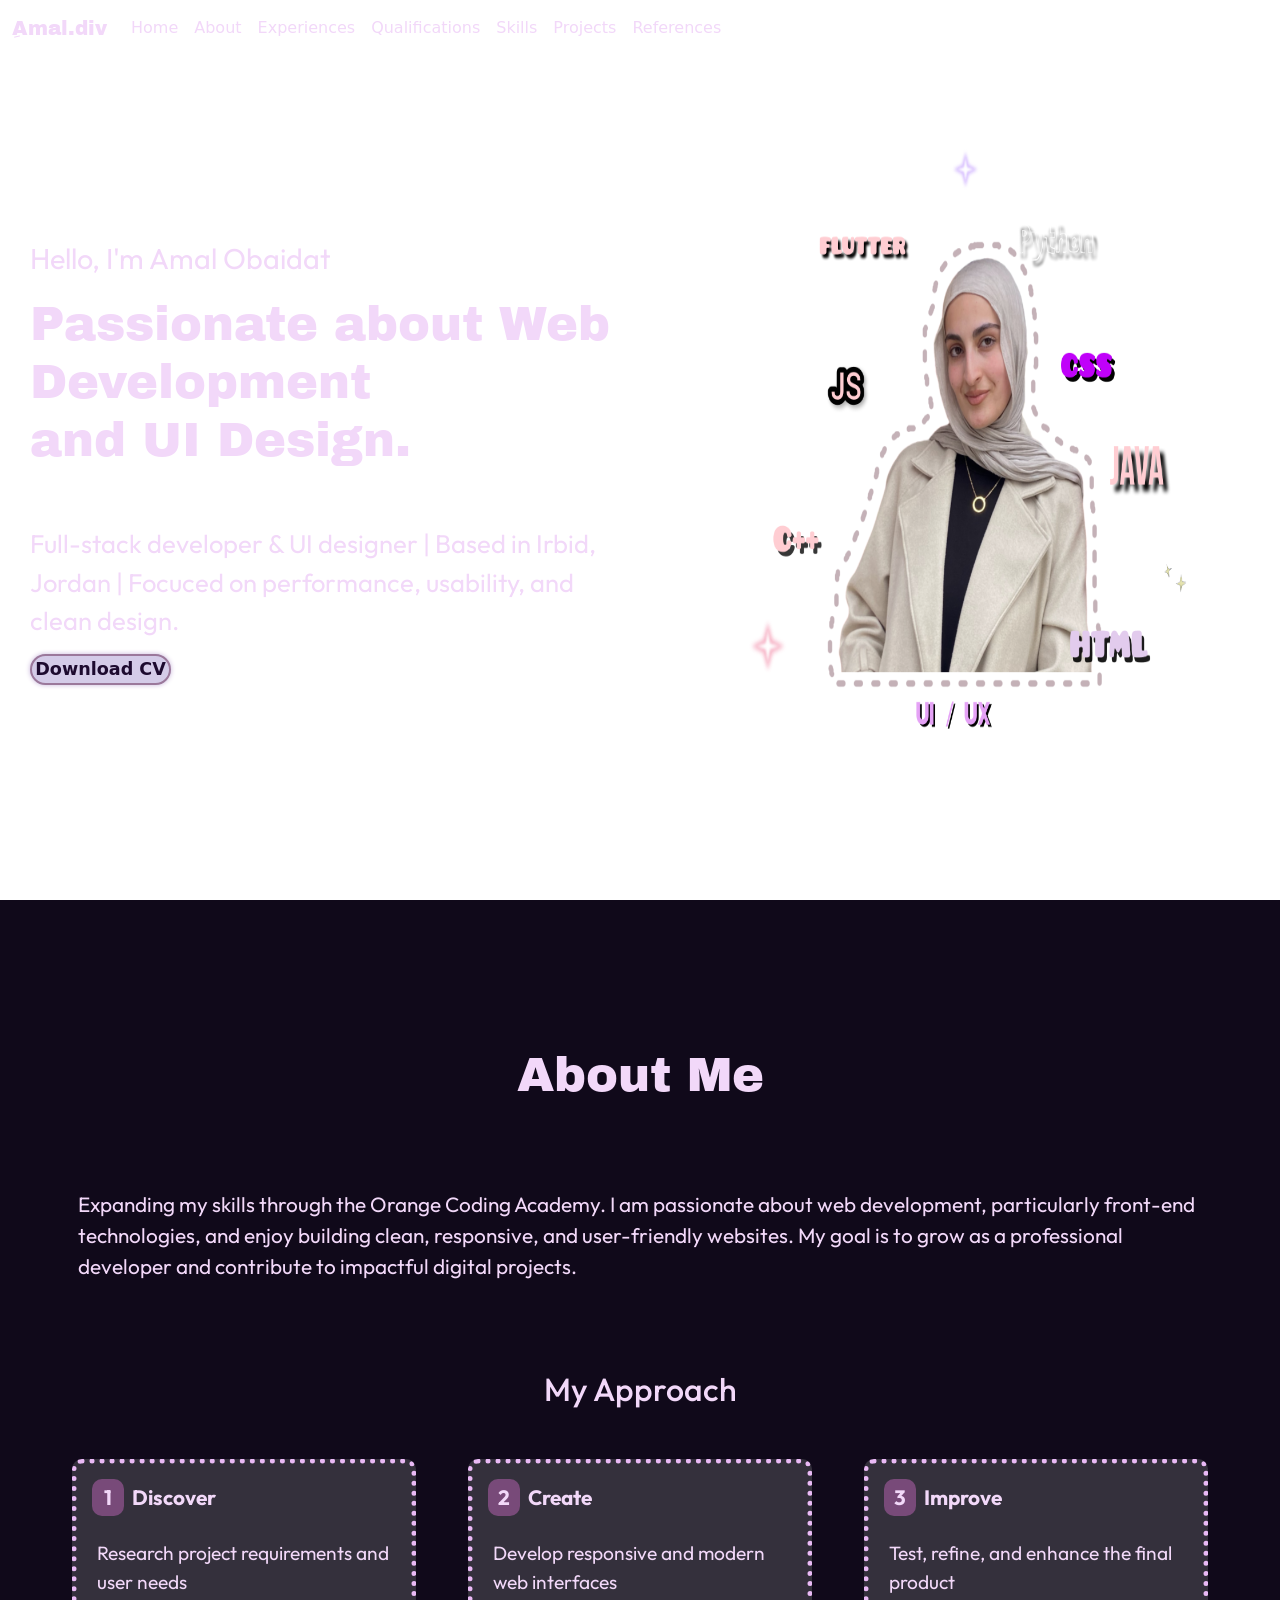
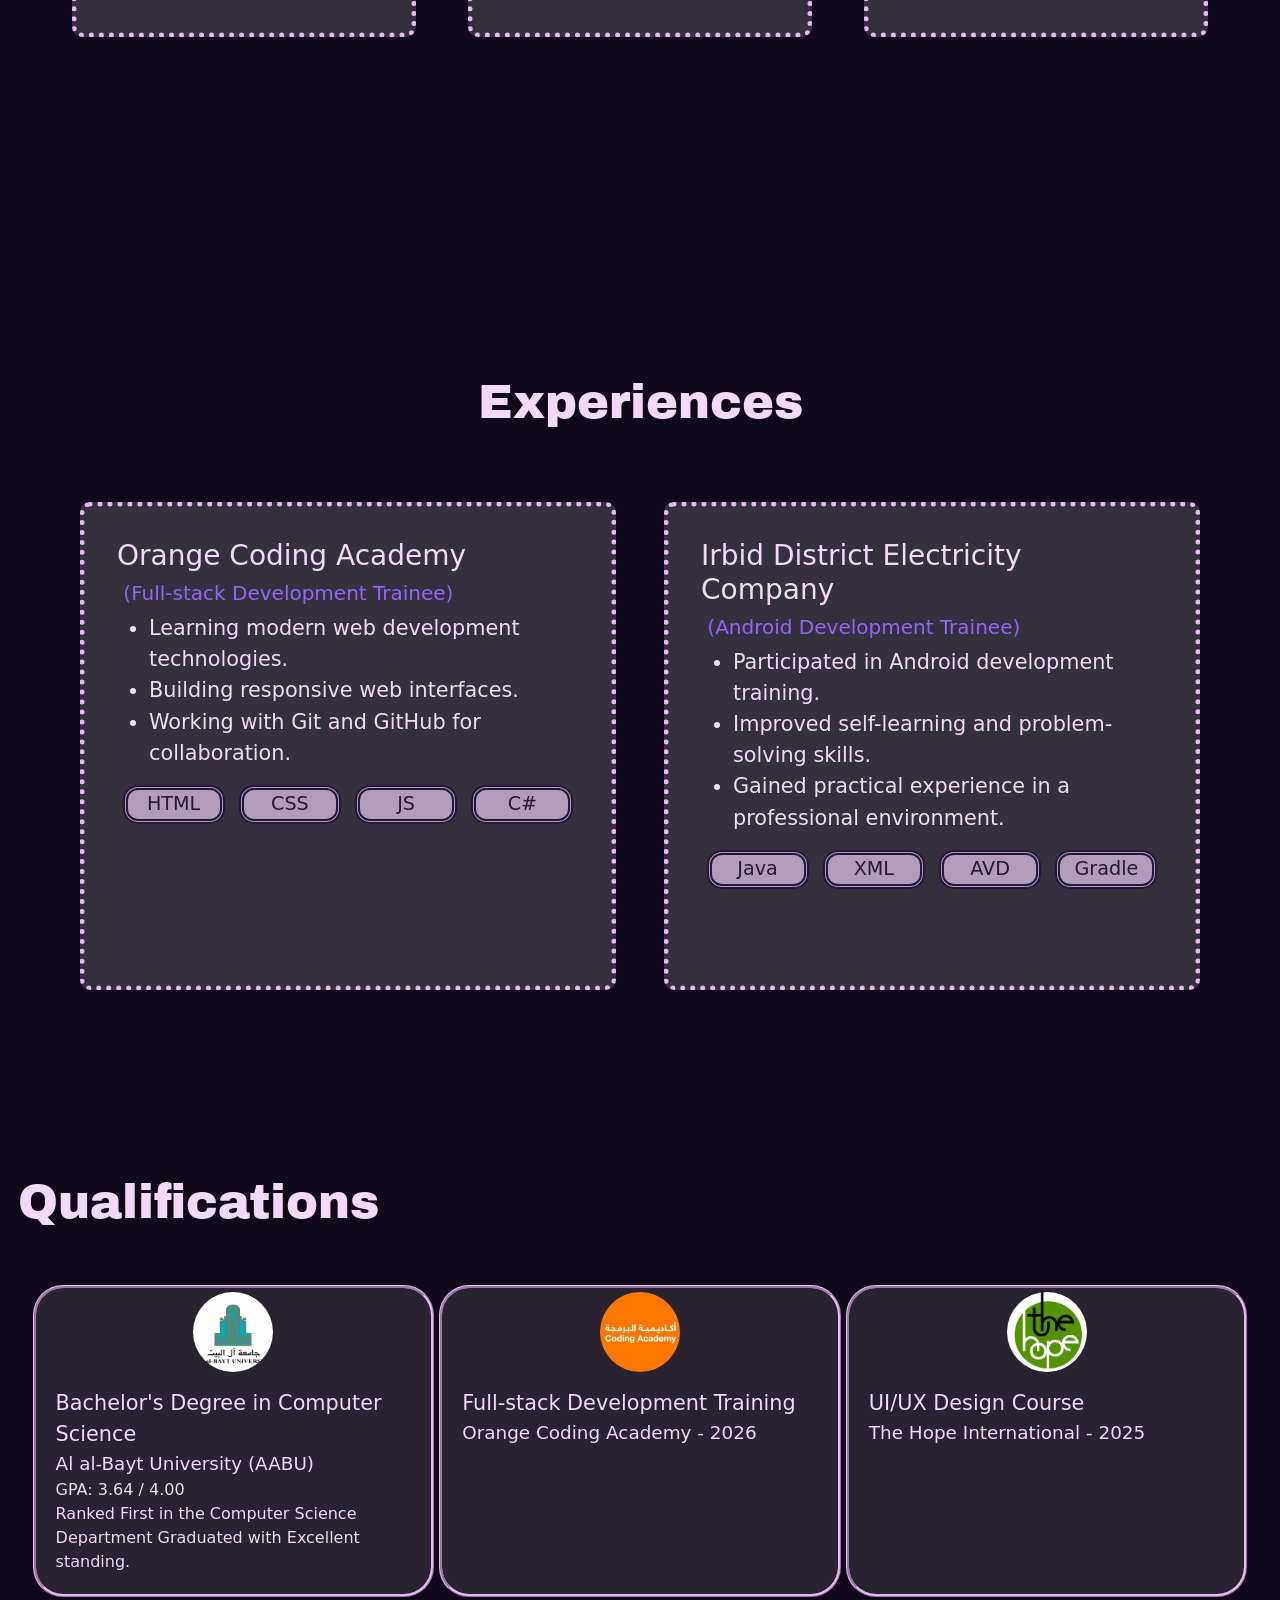
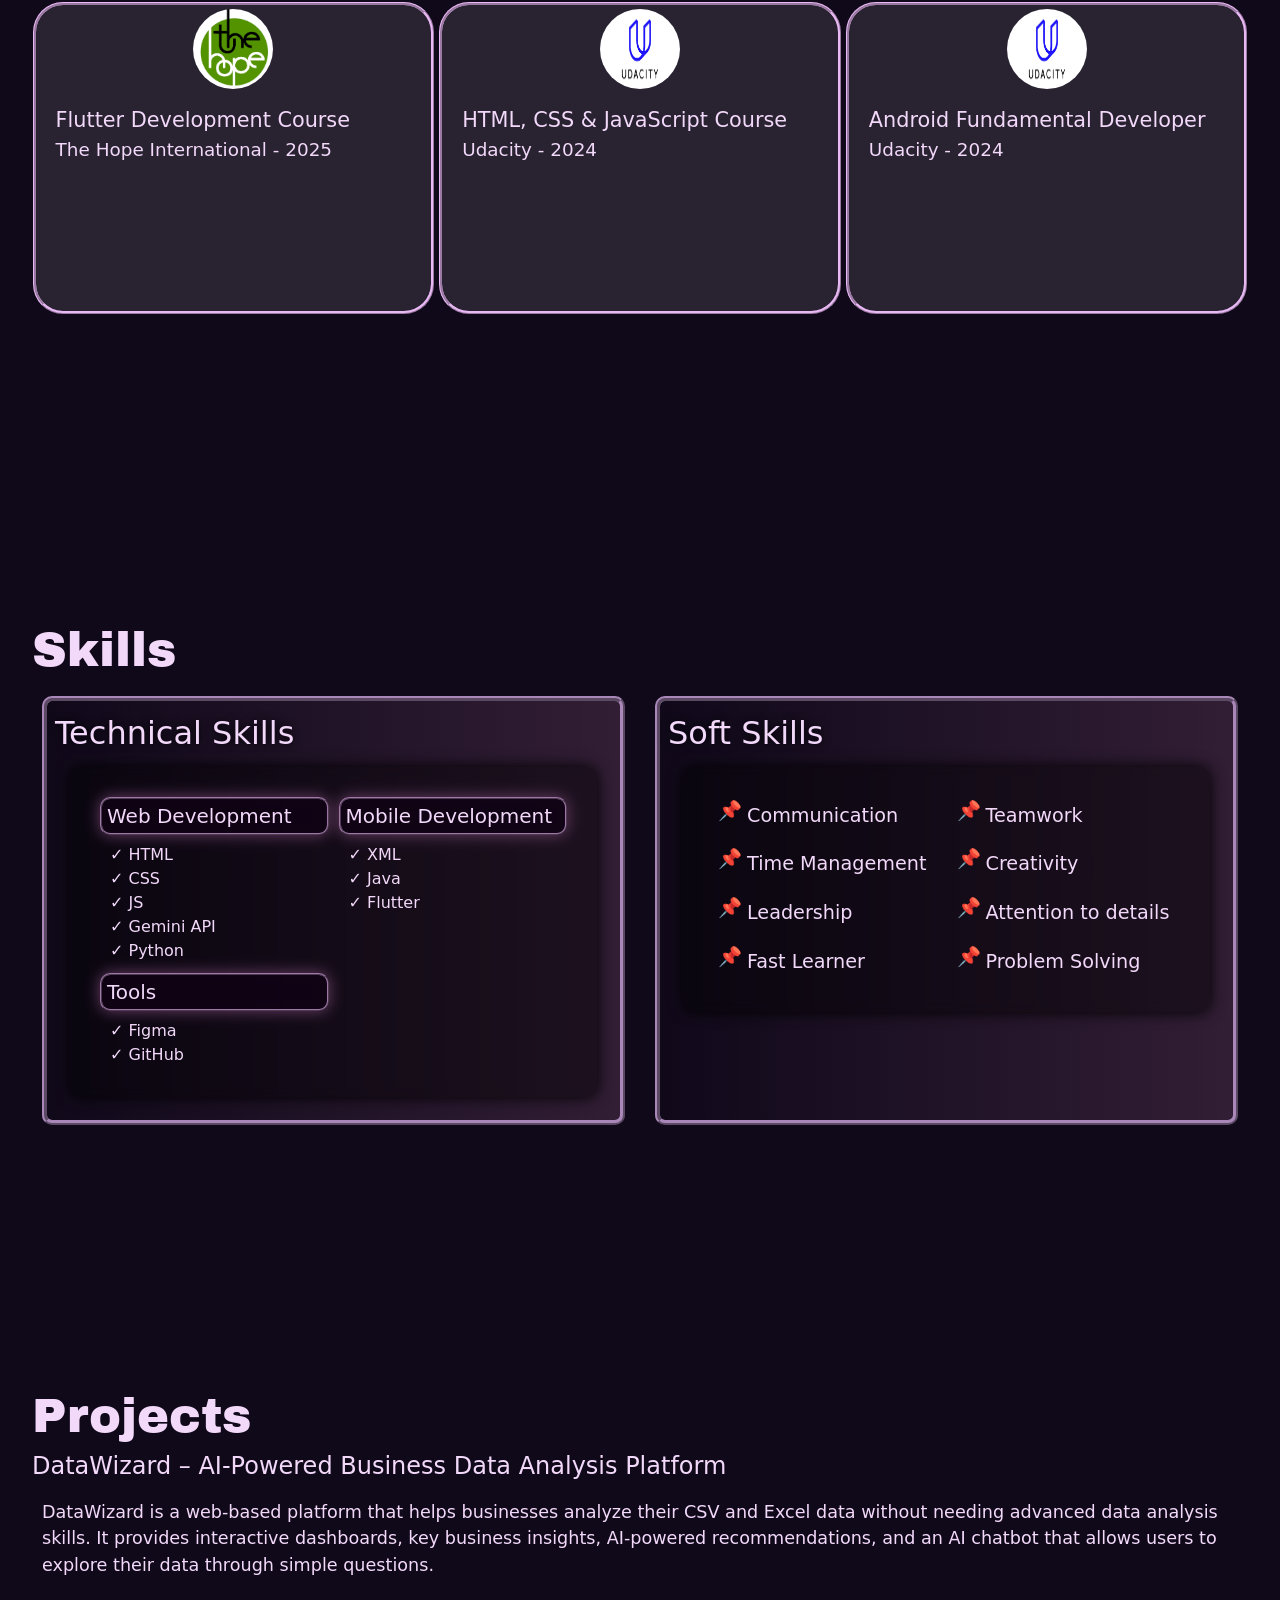
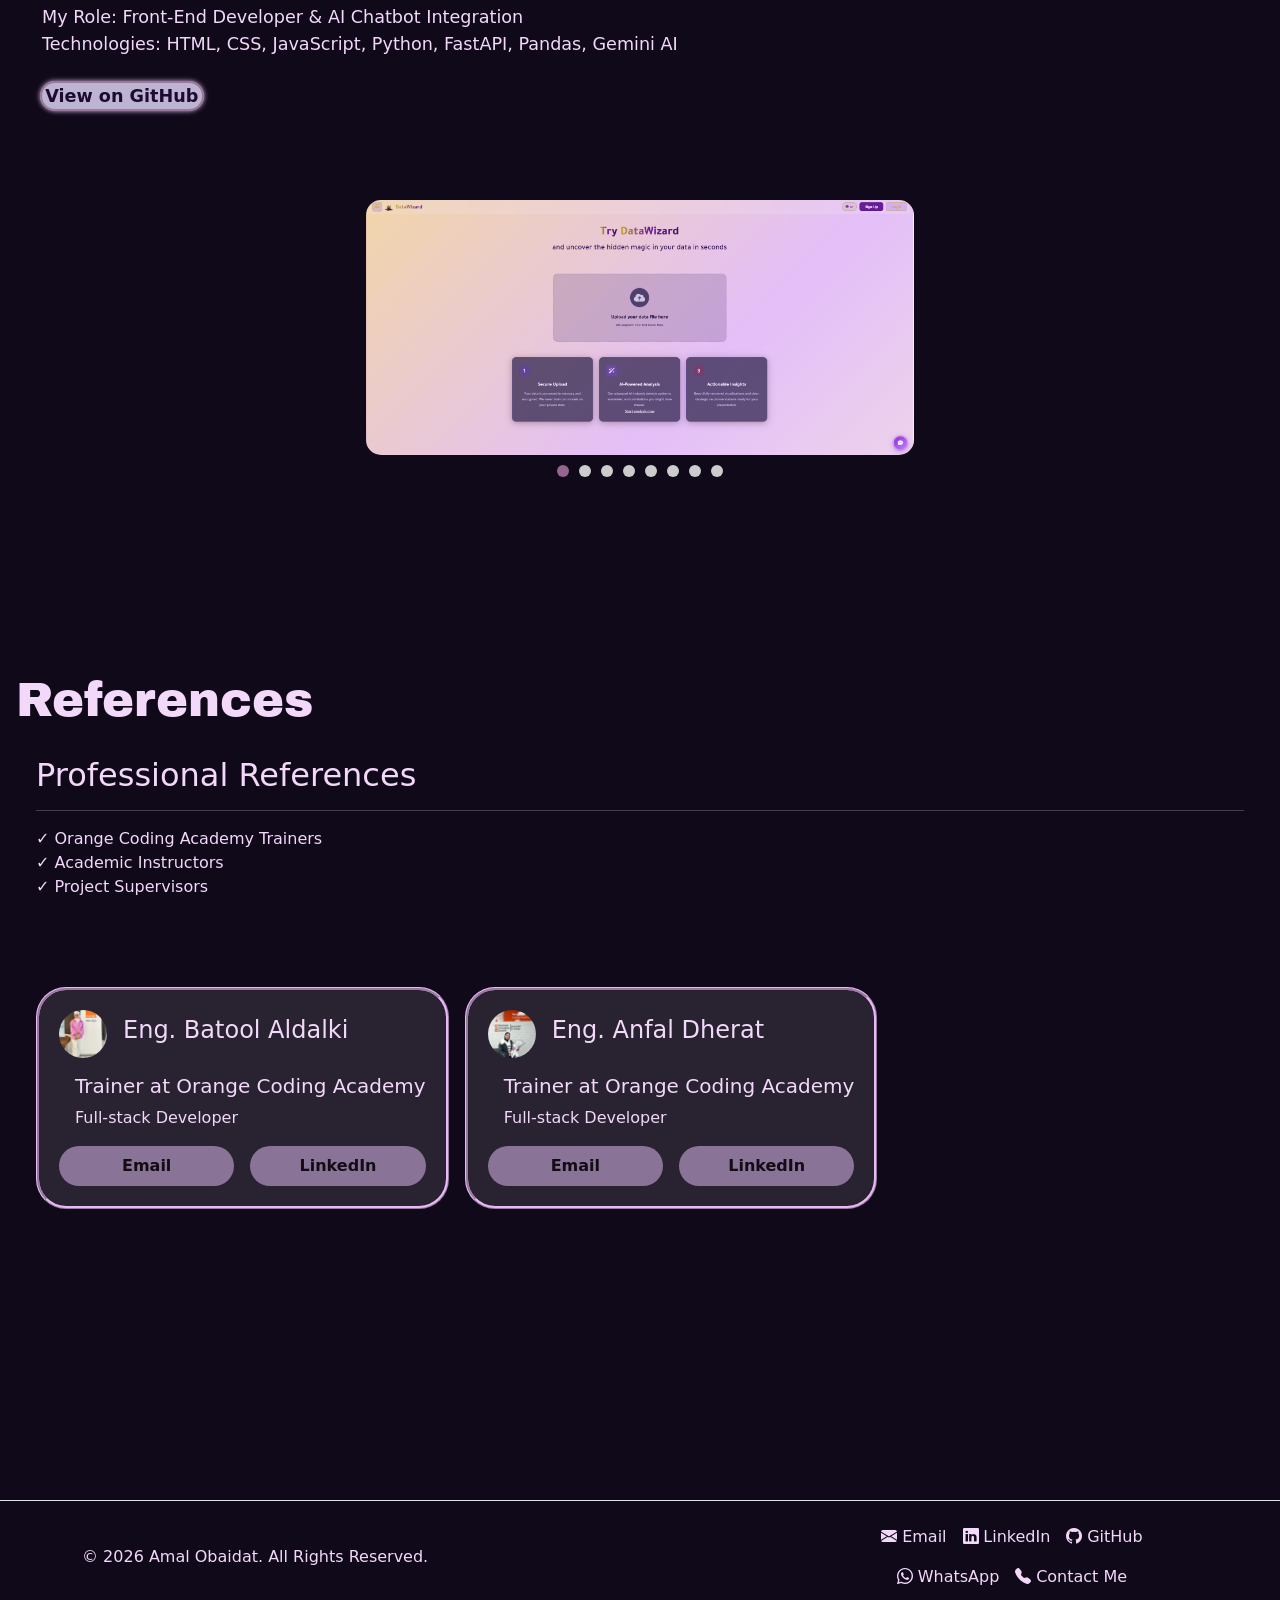
<file: home.html>
<!DOCTYPE html>
<html lang="en">

<head>
    <meta charset="UTF-8">
    <meta name="viewport" content="width=device-width, initial-scale=1.0">
    <title>Document</title>
    <link rel="stylesheet" href="home.css">
    <link rel="preconnect" href="https://fonts.googleapis.com">
    <link rel="preconnect" href="https://fonts.gstatic.com" crossorigin>
    <link href="https://fonts.googleapis.com/css2?family=Archivo+Black&display=swap" rel="stylesheet">
    <link href="https://fonts.googleapis.com/css2?family=Outfit&display=swap" rel="stylesheet">
    <link href="https://cdn.jsdelivr.net/npm/bootstrap@5.3.2/dist/css/bootstrap.min.css" rel="stylesheet">
    <link rel="stylesheet" href="https://cdn.jsdelivr.net/npm/bootstrap-icons@1.13.1/font/bootstrap-icons.min.css">

</head>

<body>
    <nav class="navbar navbar-expand-lg navbar-dark">
        <div class="container-fluid">
            <a class="navbar-brand" href="#">ِAmal.div</a>
            <button class="navbar-toggler" type="button" data-bs-toggle="collapse"
                data-bs-target="#navbarSupportedContent" aria-controls="navbarSupportedContent" aria-expanded="false"
                aria-label="Toggle navigation">
                <span class="navbar-toggler-icon"></span>
            </button>
            <div class="collapse navbar-collapse" id="navbarSupportedContent">
                <ul class="navbar-nav me-auto mb-2 mb-lg-0">
                    <li class="nav-item">
                        <a class="nav-link active" aria-current="page" href="#">Home</a>
                    </li>
                    <li class="nav-item">
                        <a class="nav-link active" href="#aboutSec">About</a>
                    </li>
                    <li class="nav-item ">
                        <a class="nav-link active" href="#experSec">Experiences</a>
                    </li>
                    <li class="nav-item ">
                        <a class="nav-link active" href="#qualiSec">Qualifications</a>
                    </li>
                    <li class="nav-item ">
                        <a class="nav-link active" href="#skillsSec">Skills</a>
                    </li>
                    <li class="nav-item">
                        <a class="nav-link active" href="#projSec">Projects</a>
                    </li>
                    <li class="nav-item">
                        <a class="nav-link active" href="#refSec">References</a>
                    </li>
                </ul>
            </div>
        </div>
    </nav>
    <section class="hero">
        <div class="mainHero">

            <div class="grid2">
                <div class="name outfit">
                    <p>Hello, I'm Amal Obaidat</p>
                </div>
                <div class="archivo-black-regular textSize">
                    <h3>Passionate about Web Development<br> and UI Design.</h3>
                </div>
                <br><br>
                <div class="disc outfit">
                    <p>Full-stack developer & UI designer | Based in Irbid, Jordan | Focuced
                        on performance, usability, and clean design.</p>
                </div>
                <div>
                    <a href="https://www.luminpdf.com/app/pdf/viewer/amal-obaidat-cv-6aa85204b382216ed9aecb47?credentials-id=407cf5a4-6e27-4ffc-93f7-f5c32517cfba&authStatus=sign_up&can-join-workspace=false&from=drive"
                        id="cvBut" target="_blank">Download CV</a>
                </div>
            </div>
            <div class="img"><img src="images/amalPic2.png"></div>
        </div>
    </section>


    <section class="about outfit" id="aboutSec">
        <div class="archivo-black-regular title"> About Me</div>
        <div class="content">
            <div class="mainText">
                <p>Expanding my skills through the Orange Coding Academy. I am passionate about web development,
                    particularly
                    front-end technologies, and enjoy building clean, responsive, and user-friendly websites. My goal is
                    to grow
                    as a professional developer and contribute to impactful digital projects.
                </p>

            </div>
            <br>
            <div class="cardContainer">
                <h2 class="headText">My Approach</h2>
                <div class="cards">
                    <div class="card1">
                        <div class="cardContent">
                            <div class="top">
                                <div class="num1">1</div>
                                <div class="sub">
                                    <p>Discover</p>
                                </div>
                            </div>

                            <div>
                                <p class="text">Research project requirements and user needs</p>
                            </div>
                        </div>
                    </div>
                    <div class="card2">
                        <div class="cardContent">
                            <div class="top">
                                <div class="num2">2</div>
                                <div class="sub">
                                    <p>Create</p>
                                </div>
                            </div>
                            <div>
                                <p class="text">Develop responsive and modern web interfaces</p>
                            </div>
                        </div>
                    </div>
                    <div class="card3">

                        <div class="cardContent">
                            <div class="top">
                                <div class="num3">3</div>
                                <div class="sub">
                                    <p>Improve</p>
                                </div>
                            </div>

                            <div>
                                <p class="text">Test, refine, and enhance the final product</p>
                            </div>
                        </div>
                    </div>
                </div>
            </div>

        </div>

    </section>
    <section class="experiences" id="experSec">

        <div class="sec1">
            <div class="archivo-black-regular Etitle"> Experiences</div>
            <div class="EContent">
                <div class="contentCards">
                    <div class="expCards">
                        <h3 class="head3">Orange Coding Academy</h3>
                        <h5 class="discHeading">&nbsp;(Full-stack Development Trainee)</h5>
                        <ul class="list">
                            <li>Learning modern web development technologies.</li>
                            <li>Building responsive web interfaces.</li>
                            <li>Working with Git and GitHub for collaboration.</li>
                        </ul>
                        <div class="using">
                            <div class="items">HTML</div>
                            <div class="items">CSS</div>
                            <div class="items"> JS</div>
                            <div class="items">C#</div>
                        </div>
                    </div>
                    <div class="expCards">
                        <h3 class="head3">Irbid District Electricity Company</h3>
                        <h5 class="discHeading">&nbsp;(Android Development Trainee)</h5>
                        <ul class="list">
                            <li>Participated in Android development training.</li>
                            <li>Improved self-learning and problem-solving skills.</li>
                            <li>Gained practical experience in a professional environment.</li>
                        </ul>
                        <div class="using">
                            <div class="items">Java</div>
                            <div class="items">XML</div>
                            <div class="items">AVD</div>
                            <div class="items">Gradle</div>
                        </div>
                    </div>
                </div>

            </div>
        </div>

    </section>
    <section class="qualifications" id="qualiSec">
        <div class="archivo-black-regular title"> Qualifications</div>
        <div class="quali">
            <div class="qualiCards">
                <div class="icon"><img src="images/AABU.png" alt="AABU"></div>
                <div class="qualiName">Bachelor's Degree in Computer Science</div>
                <div class="from">Al al-Bayt University (AABU)</div>
                <div class="moreDetails">GPA: 3.64 / 4.00 <br>
                    Ranked First in the Computer Science Department
                    Graduated with Excellent standing.</div>
            </div>
            <div class="qualiCards">
                <div class="icon"><img src="images/orange.jpg" alt="orange"></div>
                <div class="qualiName">Full-stack Development Training</div>
                <div class="from">Orange Coding Academy - 2026</div>
            </div>
            <div class="qualiCards">
                <div class="icon">
                    <div><img src="images/the hope.png" alt="the hope"></div>
                </div>
                <div class="qualiName">UI/UX Design Course</div>
                <div class="from">The Hope International - 2025</div>
            </div>
            <div class="qualiCards">
                <div class="icon"><img src="images/the hope.png" alt="the hope"></div>
                <div class="qualiName">Flutter Development Course</div>
                <div class="from">The Hope International - 2025</div>
            </div>
            <div class="qualiCards">
                <div class="icon"><img src="images/udacity.png" alt="udacity"></div>
                <div class="qualiName">HTML, CSS & JavaScript Course</div>
                <div class="from">Udacity - 2024</div>
            </div>
            <div class="qualiCards">
                <div class="icon"><img src="images/udacity.png" alt="udacity"></div>
                <div class="qualiName">Android Fundamental Developer</div>
                <div class="from">Udacity - 2024</div>
            </div>
        </div>
    </section>
    <section class="skills " id="skillsSec">
        <div class="archivo-black-regular title"> Skills</div>
        <div class="skillsContainer">
            <div class="techSection">
                <div class="skillTitle">Technical Skills</div>
                <div class="techSkill">
                    <div class="techList">
                        <h5 class="head5 back">Web Development</h5>
                        <div class="langs">✓ HTML</div>
                        <div class="langs">✓ CSS</div>
                        <div class="langs">✓ JS</div>
                        <div class="langs">✓ Gemini API</div>
                        <div class="langs">✓ Python</div>
                    </div>
                    
                    <div class="techList">
                        <h5 class="head5 back">Mobile Development</h5>
                        <div class="langs">✓ XML</div>
                        <div class="langs">✓ Java</div>
                        <div class="langs">✓ Flutter</div>
                    </div>
                    
                     <div class="techList">
                        <h5 class="head5 back">Tools</h5>
                        <div class="langs">✓ Figma</div>
                        <div class="langs">✓ GitHub</div>
                    </div>

                    
                    
                </div>
            </div>
            <div class="softSection">
                <div class="skillTitle">Soft Skills</div>
                <div class="softSkill">
                    <div class="soft">Communication</div>
                    <div class="soft">Teamwork</div>
                    <div class="soft">Time Management</div>
                    <div class="soft">Creativity</div>
                    <div class="soft">Leadership</div>
                    <div class="soft">Attention to details</div>
                    <div class="soft">Fast Learner</div>
                    <div class="soft">Problem Solving</div>
                </div>
            </div>
        </div>
    </section>
    <section class="projects" id="projSec">
        <div class="archivo-black-regular title"> Projects</div>

        <div class="proName">
            <h4 class="head4">DataWizard – AI-Powered Business Data Analysis Platform </h4>
            <div>
                <p>DataWizard is a web-based platform that helps businesses analyze their CSV and Excel data without
                    needing
                    advanced data analysis skills. It provides interactive dashboards, key business insights, AI-powered
                    recommendations, and an AI chatbot that allows users to explore their data through simple
                    questions.<br><br>

                    My Role: Front-End Developer & AI Chatbot Integration<br>
                    Technologies: HTML, CSS, JavaScript, Python, FastAPI, Pandas, Gemini AI</p>
                    <a href="https://github.com/amal-Obaidat55" class="gitBtn">View on GitHub</a>
            </div>
        </div>
        <div class="proCont">
            <input type="radio" name="imgs" id="img1" checked>
            <input type="radio" name="imgs" id="img2">
            <input type="radio" name="imgs" id="img3">
            <input type="radio" name="imgs" id="img4">
            <input type="radio" name="imgs" id="img5">
            <input type="radio" name="imgs" id="img6">
            <input type="radio" name="imgs" id="img7">
            <input type="radio" name="imgs" id="img8">

            <div class="proImgs">
                <div class="imgs slide1"><img src="images/home.png" alt="proPic"></div>
                <div class="imgs slide2"><img src="images/basic1.png" alt="proPic"></div>
                <div class="imgs slide3"><img src="images/basic2.png" alt="proPic"></div>
                <div class="imgs slide4"><img src="images/ai1.png" alt="proPic"></div>
                <div class="imgs slide5"><img src="images/dash.png" alt="proPic"></div>
                <div class="imgs slide6"><img src="images/insight1.png" alt="proPic"></div>
                <div class="imgs slide7"><img src="images/chat.png" alt="proPic"></div>
                <div class="imgs slide8"><img src="images/history.png" alt="proPic"></div>
            </div>
            <div class="dots">
                <label for="img1"></label>
                <label for="img2"></label>
                <label for="img3"></label>
                <label for="img4"></label>
                <label for="img5"></label>
                <label for="img6"></label>
                <label for="img7"></label>
                <label for="img8"></label>
            </div>
        </div>

    </section>
    <section class="references" id="refSec">
        <div class="archivo-black-regular title"> References</div>
        <div class="refContent">
            <h2 class="head2">Professional References</h2>
            <hr>
            <div class="refPiont">
                <p>
                    ✓ Orange Coding Academy Trainers<br>
                    ✓ Academic Instructors<br>
                    ✓ Project Supervisors<br>
                </p>
                <br><br><br>
                <div class="refCards">
                    <div class="RCard1">
                        <div class="nameImg">
                            <img src="images/batoolCoach.jpg">
                            <h4 class="head4">
                                Eng. Batool Aldalki
                            </h4>

                        </div>
                        <h5 class="head5 refHead">Trainer at Orange Coding Academy</h5>
                        <p>Full-stack Developer</p>
                        <div class="RContact">
                            <a href="mailto:gt.batool.aldalki@orange.com">Email</a>
                            <a href="https://www.linkedin.com/in/batool-walid-b33894228/">LinkedIn</a>
                        </div>

                    </div>
                    <div class="RCard2">
                        <div class="nameImg">
                            <img src="images/anfalCoach.jpg">
                            <h4 class="head4">
                                Eng. Anfal Dherat
                            </h4>

                        </div>

                        <h5 class="head5 refHead">Trainer at Orange Coding Academy</h5>
                        <p>Full-stack Developer</p>
                        <div class="RContact">
                            <a href="mailto:gt.anfal.daharat@orange.com">Email</a>
                            <a href="https://www.linkedin.com/in/anfal-dherat/">LinkedIn</a>

                        </div>
                    </div>
                </div>

            </div>
    </section>
    <footer class="py-3  border-top">
        <div class="container d-flex flex-wrap justify-content-between align-items-center">
            <p class="col-md-4 mb-0 ">&copy; 2026 Amal Obaidat. All Rights Reserved.</p>

            <ul class="nav col-md-4 justify-content-center">
                <li class="nav-item">
                    <a href="mailto:amalobaidat065@gmail.com" target="_blank"
                        class="nav-link px-2 "><i class="bi bi-envelope-fill"></i>Email</a></li>
                <li class="nav-item"><a href="https://www.linkedin.com/in/amal-obaidat-153306365" target="_blank"
                        class="nav-link px-2 "><i class="bi bi-linkedin"></i>LinkedIn</a></li>
                <li class="nav-item"><a href="https://github.com/amal-Obaidat55" target="_blank"
                        class="nav-link px-2 "><i class="bi bi-github"></i>GitHub</a></li>
                <li class="nav-item"><a href="https://wa.me/962775417421" target="_blank"
                        class="nav-link px-2 "><i class="bi bi-whatsapp"></i>WhatsApp </a></li>
                <li class="nav-item"><a href="tel:+962775417421" target="_blank" class="nav-link px-2 "><i class="bi bi-telephone-fill"></i>Contact Me </a>
                </li>
            </ul>
        </div>
    </footer>
    <script src="https://cdn.jsdelivr.net/npm/bootstrap@5.3.2/dist/js/bootstrap.bundle.min.js"></script>
</body>

</html>
</file>
<file: home.css>
* {
    color: rgb(242, 216, 249);

}

body {
    margin: 0;
    padding: 0;
}

.navbar {
    background: rgba(255, 255, 255, 0.1);
    backdrop-filter: blur(5px);
    position: fixed !important;
    width: 100%;
    top: 0;
    z-index: 1000;
}

.navbar .nav-link.active {
    color: rgb(242, 216, 249) !important;

}

.navbar-brand {
    color: rgb(242, 216, 249) !important;
    font-family: "Archivo Black", sans-serif;
    font-weight: 200;
    font-style: normal;
}

.hero,
.about,
.experiences,
.qualifications,
.skills,
.projects,
.references {
    width: 100%;
    height: 100%;
}

.mainHero {
    position: relative;
    background-repeat: no-repeat;
    background-size: cover;
    padding: 10px;
    height: 100dvh;
    overflow: hidden;
    display: flex;
    z-index: 2;
}
.backVideo{
    position: absolute;
    width: 100%;
    height: 100%;
    z-index: -2000;
    object-fit: cover;
}
.over{
    position: absolute;
    background: rgba(0, 0, 0, 0.85);
    inset: 0;
    z-index: -1;
}
.grid2 {
    padding: 20px;
    flex: 1;
    height: 100dvh;
    display: flex;
    flex-direction: column;
    justify-content: center;
}

.archivo-black-regular {
    font-family: "Archivo Black", sans-serif;
    font-weight: 400;
    font-style: normal;
}

.textSize h3 {
    font-size: 3rem;
}

.outfit {
    font-family: "Outfit", sans-serif;
    font-optical-sizing: auto;
    font-weight: 400;
    font-style: normal;
}

.name {
    font-size: 1.8rem;
}

.disc {
    font-size: 1.6rem;
}

#cvBut {
    color: rgb(29, 10, 47);
    font-size: 1.1rem;
    text-decoration: none;
    border-radius: 25px;
    background-color: rgb(208, 198, 230, 0.9);
    margin-top: 3rem;
    border: 2px solid rgb(155, 120, 155);
    box-shadow: 0 0 5px rgb(200, 181, 219);
    width: 25%;
    height: 50%;
    padding: 0.2rem;
    font-weight: bold;
}

#cvBut:hover {
    color: rgb(242, 216, 249);
    background-color: rgb(208, 198, 230, 0.3);
    transition: 0.5s ease;
    transform: scale(1.3);
    padding: 0.5rem;
    border: 2px none plum;
    box-shadow: 0 0 8px rgb(155, 120, 155);
    font-weight: bold;
}

.img {
    flex: 1;
    display: flex;
    align-items: center;
    justify-content: center;

}

.img img {
    margin: 50px 20px 20px;
    width: 90%;
    height: 90%;
}

@media (max-width:480px) {
    .mainHero {
        padding: 3px;
        min-height: 100dvh;
        height: 100dvh;
        flex-direction: column-reverse;
        text-align: center;
    }

    .grid2 {
        padding: 5px;
        height: 50%;
        align-items: center;
    }

    .textSize h3 {
        font-size: 1rem;
    }

    .name {
        font-size: 0.8rem;
    }

    .disc {
        font-size: 0.8rem;
    }

    .img img {
        width: 60%;
        height: auto;
        margin-top: 80px;
    }

    #cvBut {
        width: fit-content;
        margin-top: 1rem;
        font-size: 0.7rem;
        padding: 2px 4px;
        height: auto;
    }


}

@media (min-width:481px) and (max-width:768px) {
    .mainHero {
        padding: 13px;
        min-height: 100dvh;
        height: 100dvh;
        flex-direction: column-reverse;
        text-align: center;
    }

    .grid2 {
        padding: 5px;
        height: 50%;
        align-items: center;
    }

    .textSize h3 {
        font-size: 1.5rem;
    }

    .name {
        font-size: 1.3rem;
    }

    .disc {
        font-size: 1.1rem;
    }

    .img img {
        width: 50%;
        height: auto;
        padding-top: 20px;
    }

    #cvBut {
        width: fit-content;
        margin-top: 2rem;
        padding: 4px 8px;
        height: auto;
    }
}


@media (min-width:769px) and (max-width:1279px) {
    .name{
        font-size: 1.6rem;
    }
       
    .textSize h3{
        font-size: 2rem;
    }
    .outfit{
        font-size: 1.5rem;
    }

    .img img{
        width: 90%;
        height: 70%;
    }
    
}


@media (min-width:1280px) {}

.about {
    background-image: url(images/back1.png);
    background-size: cover;
    height: 100dvh;
    display: flex;
    flex-direction: column;
    justify-content: center;
    align-items: center;
}

.title {
    margin-top: 3rem;
    font-size: 3rem;
}

.content {
    padding: 30px;
    display: flex;
    flex-direction: column;
    justify-content: center;
    align-items: center;
}

.mainText {
    margin: 3rem;
    font-size: 1.3rem;
}

.cardContainer {
    display: flex;
    flex-direction: column;
    justify-content: center;
    align-items: center;
}

.cards {
    display: flex;
    gap: 2rem;
    margin: 2rem;
}

.card1,
.card2,
.card3 {
    flex: 1;
    background-color: rgb(137, 139, 141, 0.3);
    margin: 10px;
    padding: 10px;
    border-radius: 10px;
    display: flex;
    flex-direction: column;
    border: 5px dotted rgb(233, 185, 245);
}

.card1:hover,
.card2:hover,
.card3:hover {
    transition: 0.5s ease;
    transform: scale(1.1);
}

.top {
    display: flex;
    gap: 3px;
    font-weight: bold;
    font-size: 1.3rem;
}

.sub {
    margin-top: 0.5rem;
}

.text {
    padding: 10px;
    font-size: 1.2rem;
}

.num1,
.num2,
.num3 {
    background-color: rgba(150, 86, 147, 0.7);
    height: fit-content;
    border-radius: 10px;
    width: 2rem;
    padding: 3px;
    margin: 5px;
    text-align: center;
}

@media (max-width:480px) {

    .title {
        font-size: 1.3rem;
        margin-top: 3.1rem;
    }

    .content {
        padding: 5px;
    }

    .mainText {
        margin: 0.5rem;
        font-size: 0.8rem;
        text-align: center;
    }

    .cards {
        flex-direction: column;
        gap: 1px;
        margin: 2px;
    }

    .card1,
    .card2,
    .card3 {
        flex: 1;
        width: 100%;
    }

    .headText {
        font-size: 1rem;
    }

    .top {
        gap: 1px;
        font-size: 0.8rem;
    }

    .sub {
        margin-top: 0.4rem;
    }

    .text {
        padding: 2px;
        font-size: 0.8rem;
    }

    .num1,
    .num2,
    .num3 {
        width: 0.8rem;
        padding: 1px;
        margin: 3px;
    }

}

@media (min-width:481px) and (max-width:768px) {
    .title {
        margin-top: 2rem;
        font-size: 2rem;
    }

    .mainText {
        margin: 1rem;
        font-size: 1rem;
    }

    .headText {
        font-size: 1.5rem;
    }

    .cards {
        gap: 0.5rem;
        margin: 0.2rem;
    }
    .sub{
        font-size: 1rem;
    }
    .text{
        font-size: 1rem;
    }
    .card1,
    .card2,
    .card3 {
        font-size: 0.5rem;
    }

    .num1,
    .num2,
    .num3 {
        width: 2rem;
    }
}

@media (min-width:769px) and (max-width:1279px) {
    .title{
        font-size: 2rem;
        margin-top: 2rem;
    }
    .mainText{
        margin: 1rem;
        font-size: 1.3rem;
    }
    .cards{
        margin: 1rem;
        gap: 1rem;
    }
    .top{
        font-size: 1.2rem;
    }

}

@media (min-width:1280px) {}

.experiences {
    background-image: url(images/back1.png);
    background-size: cover;
    height: 100dvh;
    display: flex;
}

.sec1 {
    flex: 1;
    display: flex;
    flex-direction: column;
    padding: 3rem;
    justify-content: center;
    align-items: center;
}

.EContent {
    display: flex;
    margin-top: 2rem;
}

.Etitle {
    margin-top: 1.5rem;
    font-size: 3rem;
}

.contentCards {
    flex: 1;
    display: flex;
    flex-direction: row;
    gap: 3rem;
    margin: 2rem;
    height: 100%;
}

.expCards {
    border: 5px dotted rgb(233, 185, 245);
    background-color: rgb(137, 139, 141, 0.3);
    flex: 1;
    padding: 2rem;
    border-radius: 10px;

}

.expCards:hover {
    transition: 0.5s ease;
    transform: scale(1.1);
}

.discHeading {
    color: rgb(149, 100, 253);
}

.list {
    font-size: 1.3rem;
}

.using {
    display: grid;
    grid-template-columns: repeat(4, 1fr);
    gap: 3px;
    justify-items: center;
    align-items: center;
}

.items {
    border: 5px double rgb(36, 24, 61);
    color: rgb(36, 24, 61);
    background-color: rgba(233, 203, 241, 0.7);
    border-radius: 15px;
    width: 90%;
    text-align: center;
    font-size: 1.2rem;
}

@media (max-width:480px) {

    .experiences {
        height: 100dvh;
    }

    .sec1 {
        padding: 0.2rem;
    }

    .EContent {
        padding: 0.1rem;
        margin-top: 1rem;
    }

    .Etitle {
        font-size: 2rem;
    }

    .contentCards {
        flex-direction: column;
        gap: 0.5rem;
        margin: 0.1rem;
        height: auto;
        width: 100%;
    }

    .expCards {
        padding: 10px;
    }

    .expCards h3 {
        font-size: 1rem;
    }

    .expCards h5 {
        font-size: 0.9rem;
    }

    .list {
        font-size: 0.8rem;
    }

    .using {
        grid-template-columns: repeat(4, 1fr);
    }

    .items {
        width: 100%;
        font-size: 0.8rem;
    }


}

@media (min-width:481px) and (max-width:768px) {
    .sec1{
        padding: 1rem;
    }
    .EContent{
        margin-top: 1rem;
    }
    .Etitle{
        font-size: 2rem;
    }
    .contentCards{
        gap: 0.5rem;
        margin: 0.5rem;
    }
    .expCards{
        padding: 0.5rem;
    }
    .list{
        font-size: 1rem;
    }
    .head3{
        font-size: 1.5rem;
    }
    .discHeading{
        font-size: 1.2rem;
    }
    .items{
        font-size: 0.9rem;
    }
}

@media (min-width:769px) and (max-width:1279px) {
    .sec1{
        padding: 1rem;
    }
    .EContent{
        margin-top: 1rem;
    }
    .Etitle{
        margin-top: 1rem;
    }
    .contentCards{
        gap: 1rem;
        margin: 1rem;
    }
    .expCards{
        padding: 1.5rem;
    }
    .list{
        font-size: 1.1rem;
    }
    .items{
        font-size: 1rem;
    }
}

@media (min-width:1280px) {}

.qualifications {
    background-image: url(images/back1.png);
    background-size: cover;
    height: 100dvh;
    display: flex;
    flex-direction: column;
    padding: 1.1rem;

}

.quali {
    margin-top: 2rem;
    display: grid;
    grid-template-columns: repeat(3, 1fr);
    grid-template-rows: repeat(2, 1fr);
    padding: 15px;
    gap: 5px;
}

.qualiCards {
    border: 3px ridge rgb(233, 185, 245);
    background: rgba(255, 255, 255, 0.1);
    backdrop-filter: blur(1px);
    border-radius: 30px;
    padding: 20px;
}

.icon {
    display: flex;
    transform: translateY(-20%);
    border-radius: 50px;
    justify-content: center;
}

.icon img {
    align-items: center;
    width: 5rem;
    height: 5rem;
    border-radius: 50%;
}

.qualiName {
    font-size: 1.3rem;
}

.from {
    font-size: 1.15rem;
}

.moreDetails {
    font-size: 1rem;
}

@media (max-width:480px) {

    .qualifications {
        height: 100dvh;
        padding: 0.2rem;
    }

    .quali {
        grid-template-columns: repeat(2, 1fr);
        margin-top: 0.2rem;
    }

    .qualiCards {
        padding: 20px;
        
    }

    .icon img {
        width: 1.5rem;
        height: 1.5rem;
    }

    .qualiName {
        font-size: 0.8rem;
    }

    .from {
        font-size: 0.6rem;
    }

    .moreDetails {
        font-size: 0.5rem;
    }

}

@media (min-width:481px) and (max-width:768px) {
    .title{
        font-size: 1.5rem;
    }
    .quali{
        margin-top: 0.1rem;
    }
    .icon img{
        width: 2.5rem;
        height: 2.5rem;
    }
    .qualiName{
        font-size: 1rem;
    }
    .from{
        font-size: 0.9rem;
    }
    .moreDetails{
        font-size: 0.85rem;
    }
}

@media (min-width:769px) and (max-width:1279px) {
    .quali{
        margin-top: 1rem;
    }
    .icon img{
        width: 3rem;
        height: 3rem;
    }
    .qualiName{
        font-size: 1.18rem;
    }
    .from{
        font-size: 1.1rem;
    }
    .moreDetails{
        font-size: 0.97rem;
    }

}

@media (min-width:1280px) {
    
}

.skills {
    background-image: url(images/back1.png);
    background-size: cover;
    height: 100dvh;
    display: flex;
    flex-direction: column;
    padding: 2rem;
    justify-content: center;
    align-content: center;
}

.skillsContainer {
    display: flex;
    flex-wrap: wrap;
    gap: 30px;
    padding: 10px;
}

@keyframes gradient-animation {
    0% {
        background-position: 0% 50%;
    }

    50% {
        background-position: 100% 50%;
    }

    100% {
        background-position: 0% 50%;
    }
}

.techSection,
.softSection {
    flex: 1;
    padding: 3px;
    border: 5px ridge rgb(169, 136, 185);
    border-radius: 10px;
    background: linear-gradient(to right, #10091A, #53324f, #10091A);
    background-size: 400% 400%;
    animation: gradient-animation 20s ease 0.1s infinite;
}

.skillTitle {
    font-size: 2rem;
    font-weight: 500;
    text-shadow: 0 0 8px black;
    padding: 5px;
}
.techSkill{
    flex: 1;
    padding: 30px;
    margin: 5px 20px 20px;
    display: grid;
    grid-template-columns: repeat(2, 1fr);
    gap: 10px;
    background: rgba(0, 0, 0, 0.4);
    backdrop-filter: blur(5px);
    border-radius: 10px;
    box-shadow: 0 0 15px black;
}

.softSkill {
    flex: 1;
    padding: 30px;
    margin: 5px 20px 20px;
    display: grid;
    grid-template-columns: repeat(2, 1fr);
    grid-template-rows: repeat(4, 1fr);
    gap: 10px;
    background: rgba(0, 0, 0, 0.4);
    backdrop-filter: blur(5px);
    border-radius: 10px;
    box-shadow: 0 0 15px black;

}

.back{
    background: rgba(18, 2, 23, 0.7);
    box-shadow: 0 0 15px rgb(105, 63, 101);
    backdrop-filter: blur(5px);
    border-radius: 10px;
    border: 2px ridge rgb(158, 119, 167);
    padding: 5px;
}
.langs{
    padding-left: 10px;
}

.softSkill{
    font-size: 1.2rem;
}


.soft::before {
    content: "📌";
    padding: 5px;
    display: inline-block;
    transform: translateY(-5px);
}


@media (max-width:480px) {
    .skills {
        padding: 0.2rem;
    }

    .skillTitle {
        font-size: 1rem;
    }

    .skillsContainer {
        gap: 3px;
        padding: 1px;
        display: flex;
        flex-direction: column;
    }

    .techSection,
    .softSection {
        flex: 1;
    }

    .techSkill{
        display: flex;
        flex-direction: column;
        padding: 10px;
        margin: 1px 5px 5px;
    }

    .softSkill {
        padding: 10px;
        margin: 1px 5px 5px;
    }

    .softSkill,
    .langs {
        font-size: 0.8rem;
    }

    .langs::after {

        font-size: 0.5rem;
    }

    .head5{
        font-size: 0.9rem !important;
    }
    
}

@media (min-width:481px) and (max-width:768px) {
    .skills{
        padding: 1rem;
    }
    
    .skillsContainer {
        gap: 10px;
        padding: 5px;
    }
    .skillTitle{
        font-size: 1.3rem;
    }
    .softSkill{
        font-size: 0.9rem;
        display: flex;
        flex-direction: column;
    }
    .langs{
        font-size: 1rem;
    }
    .langs::after{
        font-size: 0.8rem;
    }
    .techSkill{
        display: flex;
        flex-direction: column;
    }
    .head5{
        font-size: 1rem !important;
    }
}

@media (min-width:769px) and (max-width:1279px) {
    .skills{
        padding: 1.5rem;
    }
    .softSkill{
        display: flex;
        flex-direction: column;
    }
    .skillTitle{
        font-size: 1.5rem;
    }
    .softSkill,.langs{
        font-size: 1rem;
    }
    .langs::after{
        font-size: 0.8rem;
    }
    .head5{
        font-size: 1rem !important;
    }
}

@media (min-width:1280px) {}

.projects {
    background-image: url(images/back1.png);
    background-size: cover;
    height: 100dvh;
    display: flex;
    flex-direction: column;
    padding: 2rem;

}

input[name="imgs"] {
    display: none;
}

.proName p {
    padding: 10px;
    font-size: 1.1rem;
}

.proCont {
    flex: 1;
    display: flex;
    flex-direction: column;
    justify-content: center;
    align-content: center;
}

.gitBtn{
    color: rgb(29, 10, 47);
    font-size: 1.1rem;
    text-decoration: none;
    border-radius: 25px;
    background-color: rgb(208, 198, 230, 0.9);
    margin-left: 0.5rem;
    border: 2px solid rgb(155, 120, 155);
    box-shadow: 0 0 5px rgb(200, 181, 219);
    width: fit-content;
    font-weight: bold;
    height: 50%;
    padding: 0.2rem;
}

.gitBtn:hover{
    color: rgb(242, 216, 249);
    background-color: rgb(208, 198, 230, 0.3);
    transition: 0.5s ease;
    transform: scale(1.3);
    padding: 0.5rem;
    border: 2px none plum;
    box-shadow: 0 0 8px rgb(155, 120, 155);
    font-weight: bold;
}

.proImgs .imgs {
    display: none;
}

.imgs img {
    width: 45%;
    height: 45%;
    border-radius: 15px;
}

.imgs img:hover {
    transform: scale(1.7) translateY(-60px);
    transition: 0.5s ease;
}

.dots {
    display: flex;
    justify-content: center;
    gap: 10px;
    margin-top: 10px;
}

.dots label {
    width: 12px;
    height: 12px;
    border-radius: 10px;
    background: #ccc;
    cursor: pointer;
}

#img1:checked~.proImgs .slide1,
#img2:checked~.proImgs .slide2,
#img3:checked~.proImgs .slide3,
#img4:checked~.proImgs .slide4,
#img5:checked~.proImgs .slide5,
#img6:checked~.proImgs .slide6,
#img7:checked~.proImgs .slide7,
#img8:checked~.proImgs .slide8 {
    display: flex;
    justify-content: center;

}

#img1:checked~.dots label[for="img1"],
#img2:checked~.dots label[for="img2"],
#img3:checked~.dots label[for="img3"],
#img4:checked~.dots label[for="img4"],
#img5:checked~.dots label[for="img5"],
#img6:checked~.dots label[for="img6"],
#img7:checked~.dots label[for="img7"],
#img8:checked~.dots label[for="img8"] {
    background-color: #94658f;
}

@media (max-width:480px) {
    .projects{
        padding: 1rem;
    }
    .proName p {
        padding: 5px;
        font-size: 0.8rem;
    }

    .head4 {
        font-size: 1rem;
    }

    .imgs img {
        width: 100%;
    }

    .imgs img:hover {
        transform: scale(1) translateY(0);
    }

    .gitBtn{
        width: fit-content;
        margin-top: 1rem;
        font-size: 0.7rem;
        padding: 2px 4px;
        height: auto;
    }


}

@media (min-width:481px) and (max-width:768px) {
    
    .proName p{
        font-size: 1rem;
    }
    .head4{
        font-size: 1.2rem;
    }
    .imgs img{
        width: 80%;
    }
    .imgs img:hover{
        transform: scale(1);
    }
    .gitBtn{
        width: fit-content;
        margin-top: 2rem;
        padding: 4px 8px;
        font-size: 0.9rem ;
        height: auto;
    }
}

@media (min-width:769px) and (max-width:1279px) {
    .imgs img{
        width: 70%;
        height: 50%;
    }
    .imgs img:hover{
        transform: scale(1.3) translateY(-60px);
    }
}

@media (min-width:1280px) {}

.references {
    background-image: url(images/back1.png);
    background-size: cover;
    height: 100dvh;
    display: flex;
    flex-direction: column;
    padding: 1rem;

}

.refContent {
    padding: 20px;
}

.refPoint p {
    padding-left: 40px;

}

.refPoint {
    height: 100%;
}

.refCards{
    display: flex;
    gap:1rem;
    
}

.RCard1,.RCard2{
    border: 3px ridge rgb(233, 185, 245);
    background: rgba(255, 255, 255, 0.1);
    backdrop-filter: blur(1px);
    border-radius: 30px;
    padding: 20px;
    justify-content: start;
    
}
.RCard1 p, .RCard2 p{
    padding-left: 1rem;
}

.nameImg{
    display: flex;
    justify-items: center;
    align-items: center;
    gap: 1rem;
}
.refHead{
    padding-left: 1rem;
    padding-top: 1rem;
}
.nameImg img{
    width: 3rem;
    height: 3rem;
    border-radius: 50%;
}
.RContact{ 
    display: flex;
    justify-content: center;
    gap: 1rem;
}
.RContact a{
    flex: 1;
    text-decoration: none;
    text-align: center;
    padding: 0.5rem;
    color: rgb(20, 12, 21) !important;
    background: rgba(234, 195, 254, 0.5);
    border-radius: 50px;
    font-size: 1rem;
    font-weight: bold !important;
}

.RContact a:hover{
    color: rgb(234, 195, 254) !important;
    background: rgba(20, 12, 21, 0.5);
    transition: 0.5s ease;
    box-shadow: 0 0 10px #79567e;
    transform: scale(1.1);
}
@media (max-width:480px) {
    .head2 {
        font-size: 0.9rem;
    }

    .refContent p {
        padding-left: 20px;
        font-size: 0.8rem;

    }

    .refCards{
        gap: 0.5rem;
    }
    .RCard1 p{
        padding-left: 0.5rem;
    }
    .RCard2 p{
        padding-left: 0.5rem;
    }
    .nameImg{
        gap: 0.5rem;
    }
    .nameImg img{
        width: 2rem;
        height: 2rem;
    }
    .refHead{
        padding-left: 0.5rem;
        padding-top: 0.5rem;
    }
    .head5{
        font-size: 0.9rem;
    }
    .RContact{
        gap: 0.2rem;
    }
    .RContact a{
        padding: 0.2rem;
        font-weight: 200;
        font-size: 0.7rem;
    }
}

@media (min-width:481px) and (max-width:768px) {
    .RContact a{
        padding: 0.5rem;
        font-weight: 200;
        font-size: 0.9rem;
    }
}

@media (min-width:769px) and (max-width:1279px) {}

@media (min-width:1280px) {}

footer {
    background-image: url("images/back1.png");
    background-repeat: no-repeat;
    background-size: cover;
}



.nav-link {
    color: rgb(242, 216, 249) !important;

}

.nav-link i{
    padding-right: 0.3rem !important;
}

@media (max-width:480px) {
    .container{
        display: flex;
        flex-direction: column-reverse;
    }
    .nav{
        margin-bottom: 0.5rem !important; 
    }
    .nav-link {
        font-size: 0.8rem !important;
    }
}

@media (min-width:481px) and (max-width:768px) {}

@media (min-width:769px) and (max-width:1279px) {}

@media (min-width:1280px) {}
</file>
